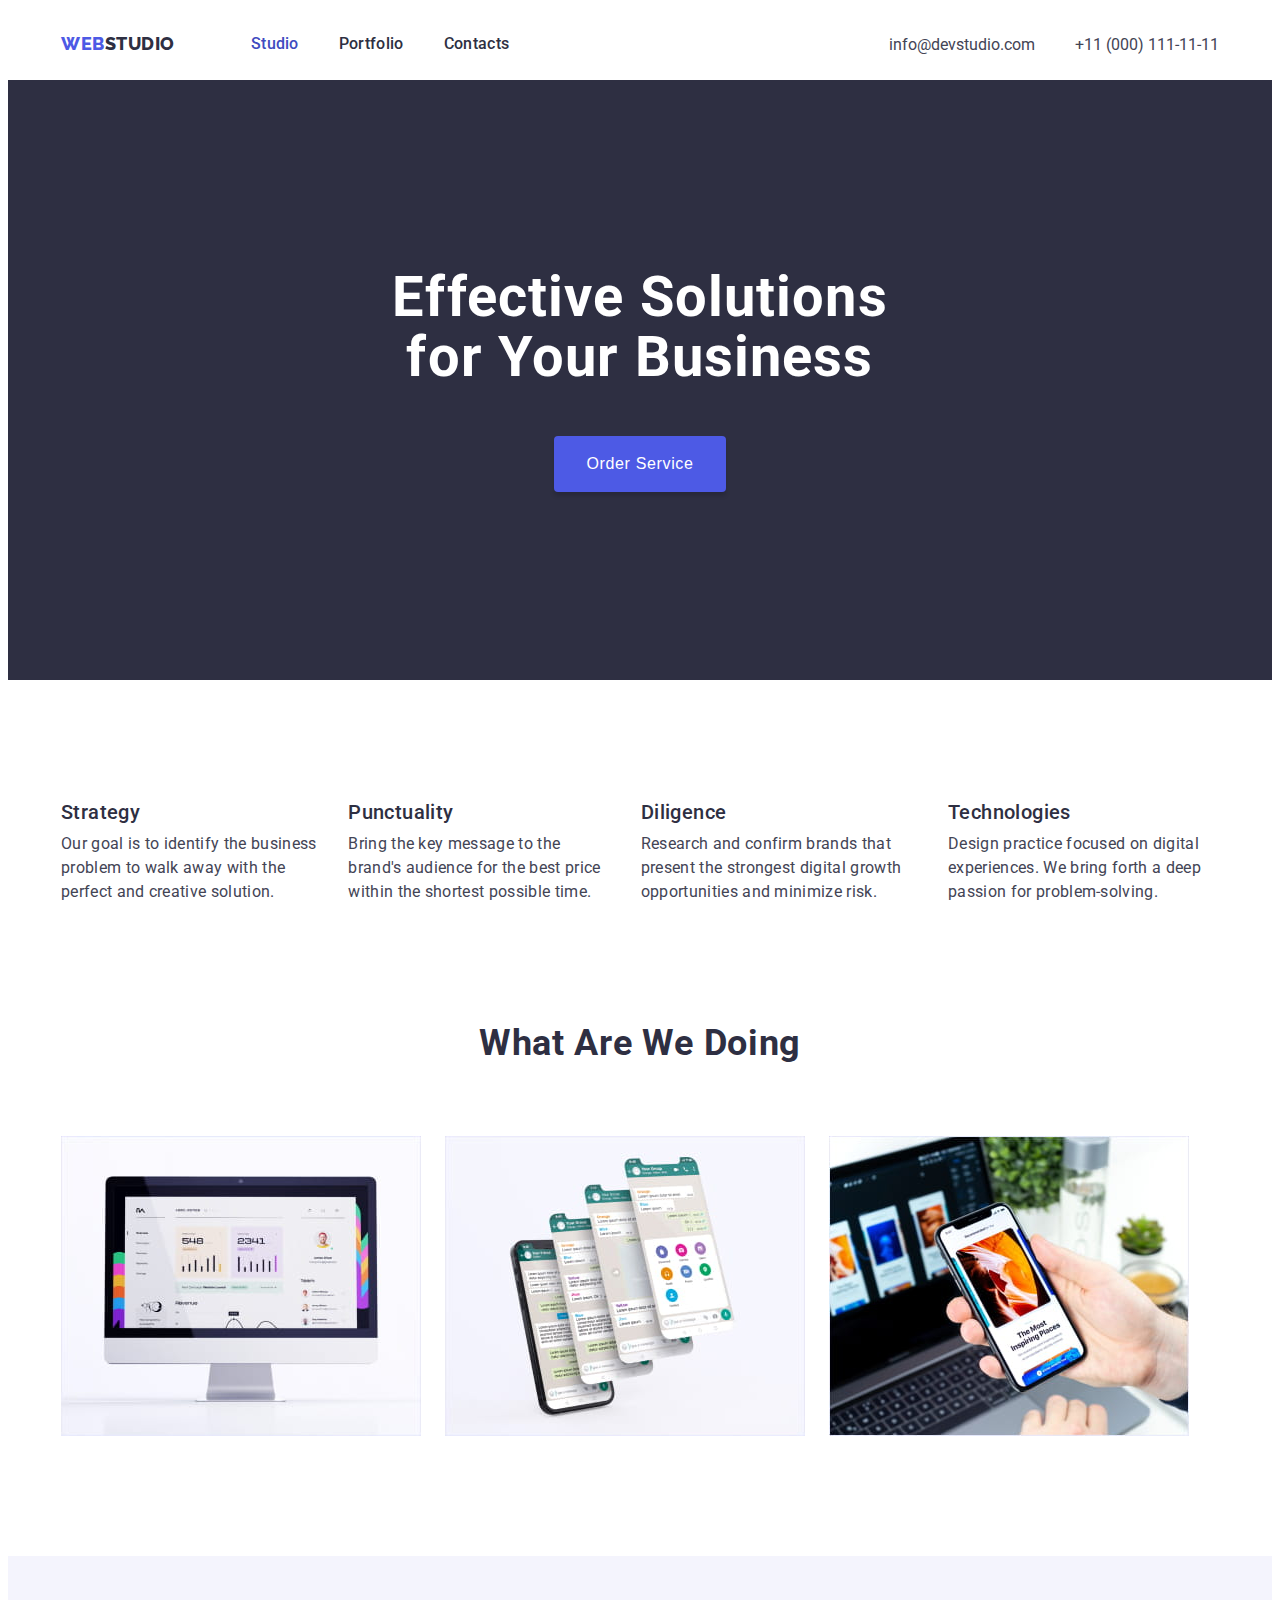
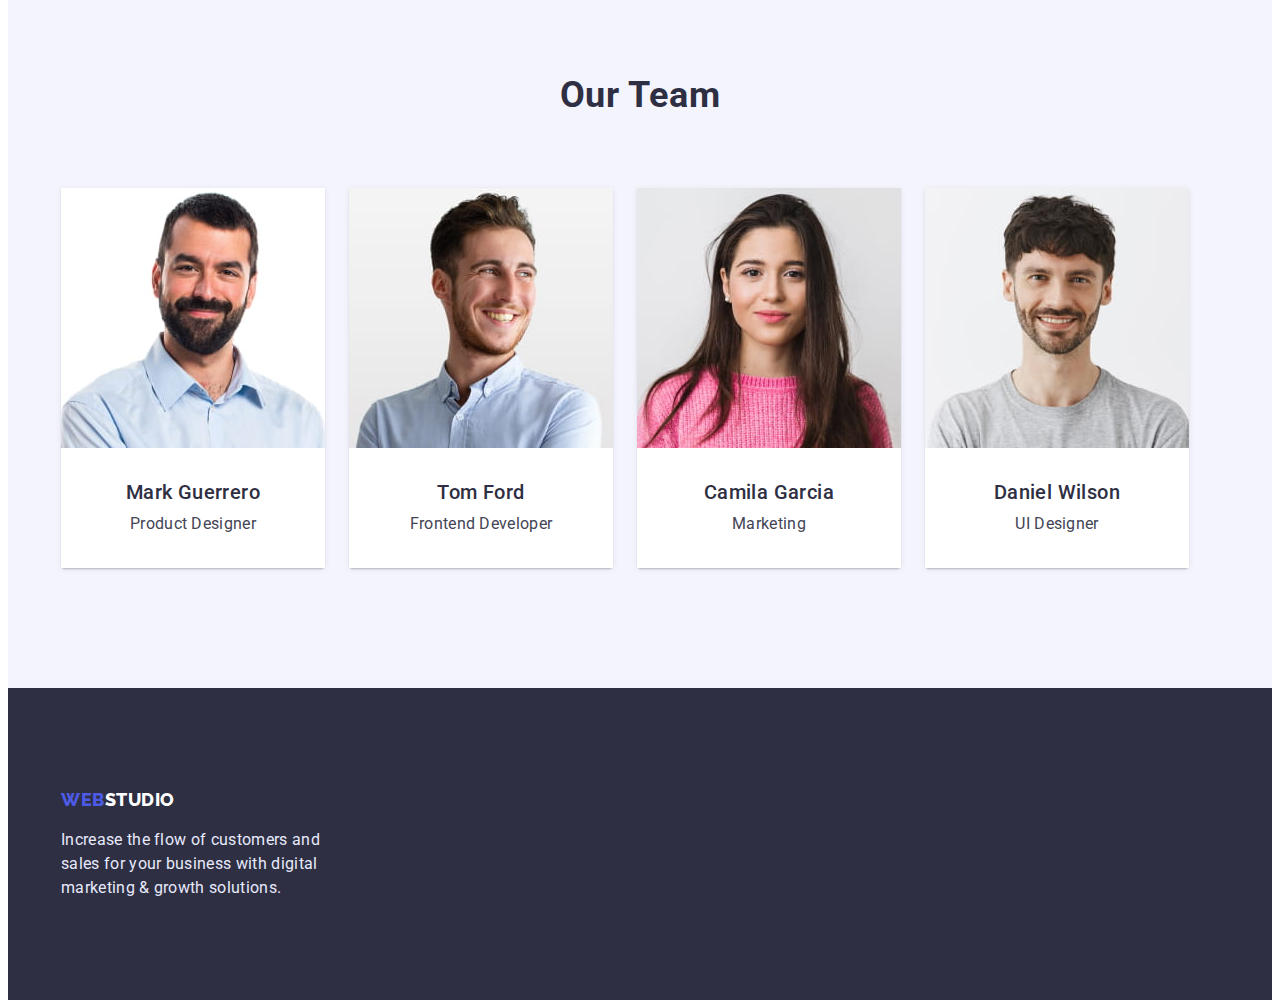
<file: index.html>
<!DOCTYPE html>
<html lang="en">
  <head>
    <meta charset="UTF-8" />
    <meta http-equiv="X-UA-Compatible" content="IE=edge" />
    <meta name="viewport" content="width=device-width, initial-scale=1.0" />
    <title>WebStudio</title>
    <link rel="preconnect" href="https://fonts.googleapis.com" />
    <link rel="preconnect" href="https://fonts.gstatic.com" crossorigin />
    <link
      href="https://fonts.googleapis.com/css2?family=Raleway:wght@800&family=Roboto:wght@400;500;700&display=swap"
      rel="stylesheet"
    />
    <link
      rel="stylesheet"
      href="https://cdnjs.cloudflare.com/ajax/libs/modern-normalize/1.1.0/modern-normalize.min.css"
      integrity="sha512-wpPYUAdjBVSE4KJnH1VR1HeZfpl1ub8YT/NKx4PuQ5NmX2tKuGu6U/JRp5y+Y8XG2tV+wKQpNHVUX03MfMFn9Q=="
      crossorigin="anonymous"
      referrerpolicy="no-referrer"
    />
    <link rel="stylesheet" href="./css/styles.css" />
  </head>
  <body>
    <!--HEADER-->
    <header class="header">
      <!--NAVIGATION-->
      <div class="container head">
        <nav class="nav-head">
          <a class="logo" href="./index.html"
            ><span class="accent">Web</span>Studio</a
          >
          <ul class="site-nav">
            <li class="nav-style">
              <a class="link current" href="./index.html">Studio</a>
            </li>
            <li class="nav-style">
              <a class="link" href="./portfolio.html">Portfolio</a>
            </li>
            <li class="nav-style"><a class="link" href="">Contacts</a></li>
          </ul>
        </nav>
        <!--CONTACTS-->
        <address class="address">
          <ul class="contacts">
            <li class="call">
              <a class="link" href="mailto:info@devstudio.com"
                >info@devstudio.com</a
              >
            </li>
            <li class="call">
              <a class="link" href="tel:+110001111111">+11 (000) 111-11-11</a>
            </li>
          </ul>
        </address>
      </div>
    </header>
    <!--MAIN SECTION-->
    <main>
      <!--HERO-->
      <section class="hero">
        <div class="container">
          <h1 class="hero-text">Effective Solutions for Your Business</h1>
          <button class="hero-button" type="button">Order Service</button>
        </div>
      </section>
      <!--OUR FEATURES-->
      <section class="section">
        <div class="container">
          <h2 class="features">Our Features</h2>
          <ul class="future-block">
            <li class="item">
              <h3 class="head-name">Strategy</h3>
              <p class="future-text">
                Our goal is to identify the business problem to walk away with
                the perfect and creative solution.
              </p>
            </li>
            <li class="item">
              <h3 class="head-name">Punctuality</h3>
              <p class="future-text">
                Bring the key message to the brand's audience for the best price
                within the shortest possible time.
              </p>
            </li>
            <li class="item">
              <h3 class="head-name">Diligence</h3>
              <p class="future-text">
                Research and confirm brands that present the strongest digital
                growth opportunities and minimize risk.
              </p>
            </li>
            <li class="item">
              <h3 class="head-name">Technologies</h3>
              <p class="future-text">
                Design practice focused on digital experiences. We bring forth a
                deep passion for problem-solving.
              </p>
            </li>
          </ul>
        </div>
      </section>
      <!--WHAT WE ARE DOING-->
      <section class="section doing">
        <div class="container">
          <h2 class="wwad">What are we doing</h2>
          <ul class="what-pict">
            <li class="item">
              <img
                src="./images/main/computer.jpg"
                width="360"
                alt="picture with PC"
              />
            </li>
            <li class="item">
              <img
                src="./images/main/phone-theme.jpg"
                width="360"
                alt="picture with photo themes"
              />
            </li>
            <li class="item">
              <img
                src="./images/main/adaptive-phone.jpg"
                width="360"
                alt="adaptive technology for smartphone"
              />
            </li>
          </ul>
        </div>
      </section>
      <!--OUR TEAM-->
      <section class="section">
        <div class="container">
          <h2 class="our-team">Our Team</h2>
          <ul class="our-teamlist">
            <li class="team-list">
              <img
                src="./images/main/mark-guerrero.jpg"
                width="264"
                alt="Mark Guerrero's photo"
              />
              <div class="our-head">
                <h3 class="head-name">Mark Guerrero</h3>
                <p class="position">Product Designer</p>
              </div>
            </li>
            <li class="team-list">
              <img
                src="./images/main/tom-ford.jpg"
                width="264"
                alt="Tom Ford's photo"
              />
              <div class="our-head">
                <h3 class="head-name">Tom Ford</h3>
                <p class="position">Frontend Developer</p>
              </div>
            </li>
            <li class="team-list">
              <img
                src="./images/main/camila-garcia.jpg"
                width="264"
                alt="Camila Garcia's photo"
              />
              <div class="our-head">
                <h3 class="head-name">Camila Garcia</h3>
                <p class="position">Marketing</p>
              </div>
            </li>
            <li class="team-list">
              <img
                src="./images/main/daniel-wilson.jpg"
                width="264"
                alt="Camila Garcia's photo"
              />
              <div class="our-head">
                <h3 class="head-name">Daniel Wilson</h3>
                <p class="position">UI Designer</p>
              </div>
            </li>
          </ul>
        </div>
      </section>

      <!--FOOTER-->
      <footer class="footer">
        <div class="container">
          <a class="logo-end" href="./index.html"
            ><span class="accent">Web</span>Studio</a
          >
          <p class="end-page">
            Increase the flow of customers and sales for your business with
            digital marketing & growth solutions.
          </p>
        </div>
      </footer>
    </main>
  </body>
</html>
</file>
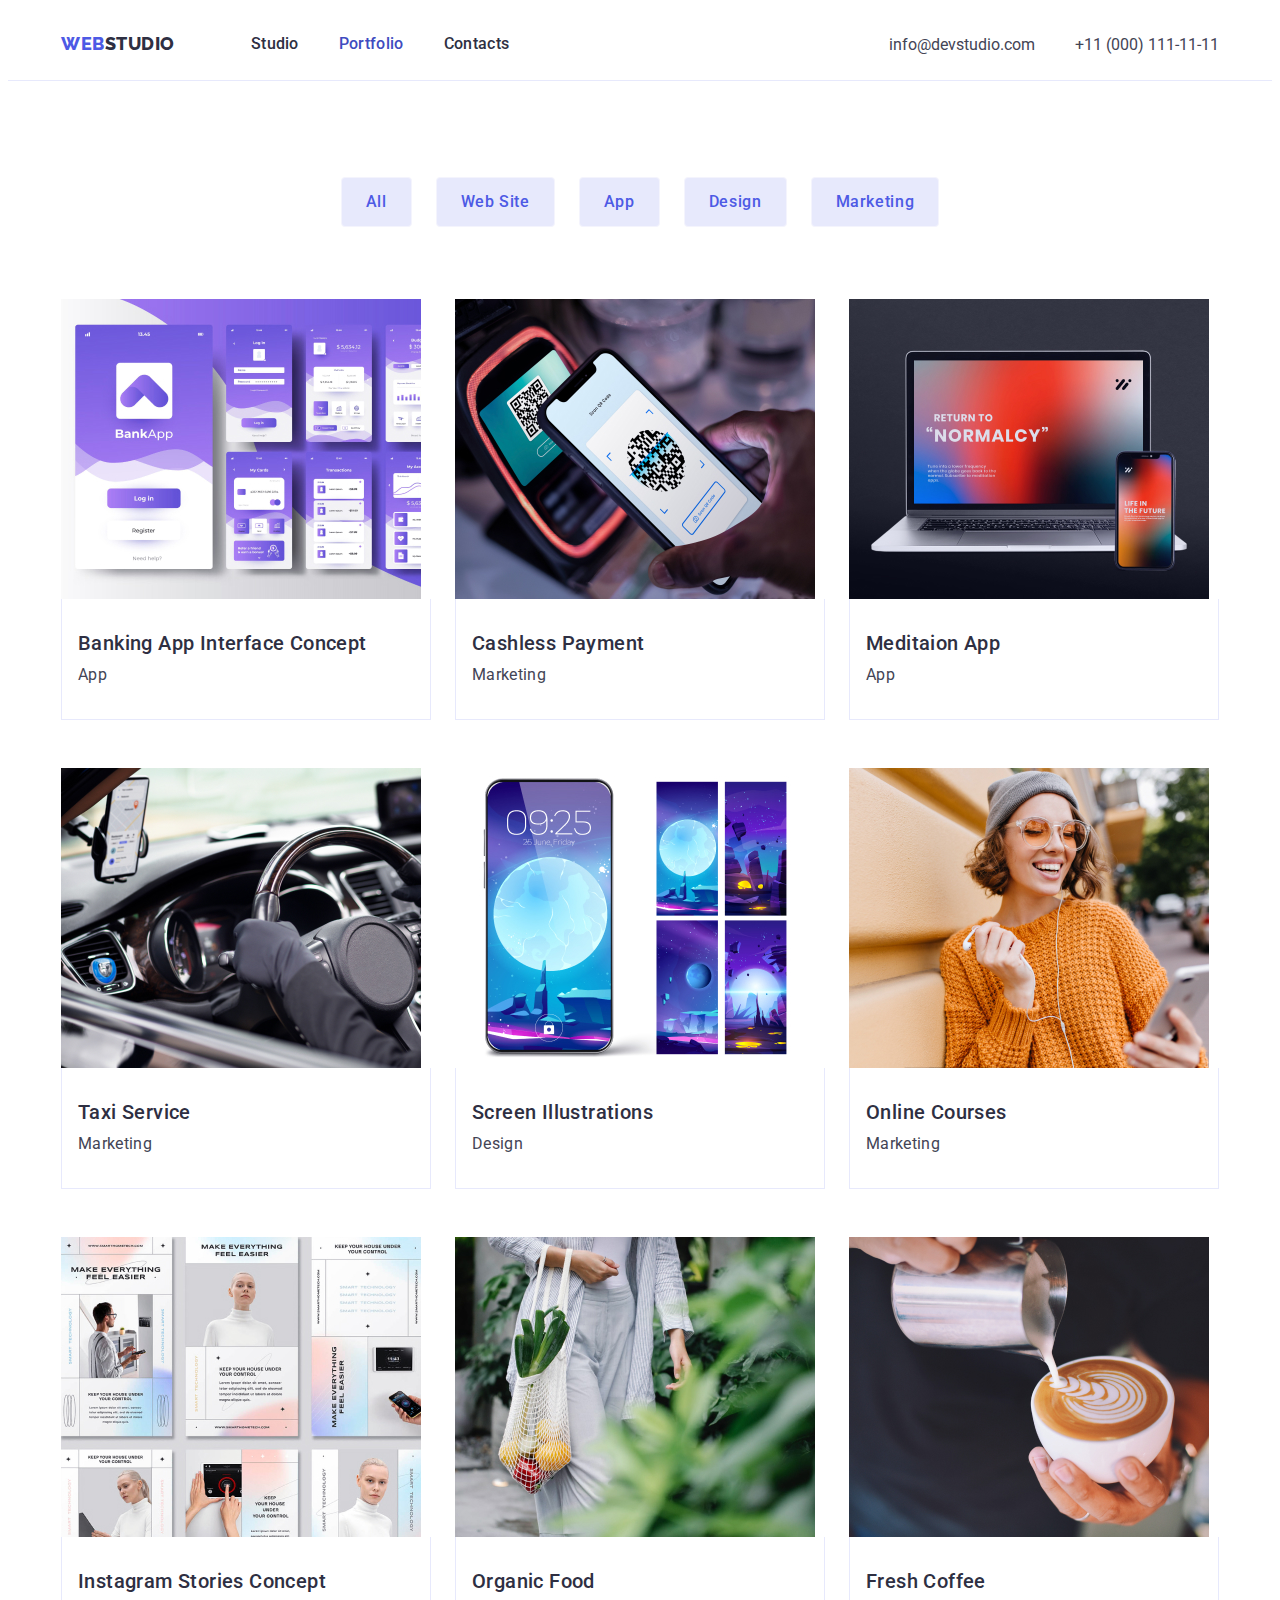
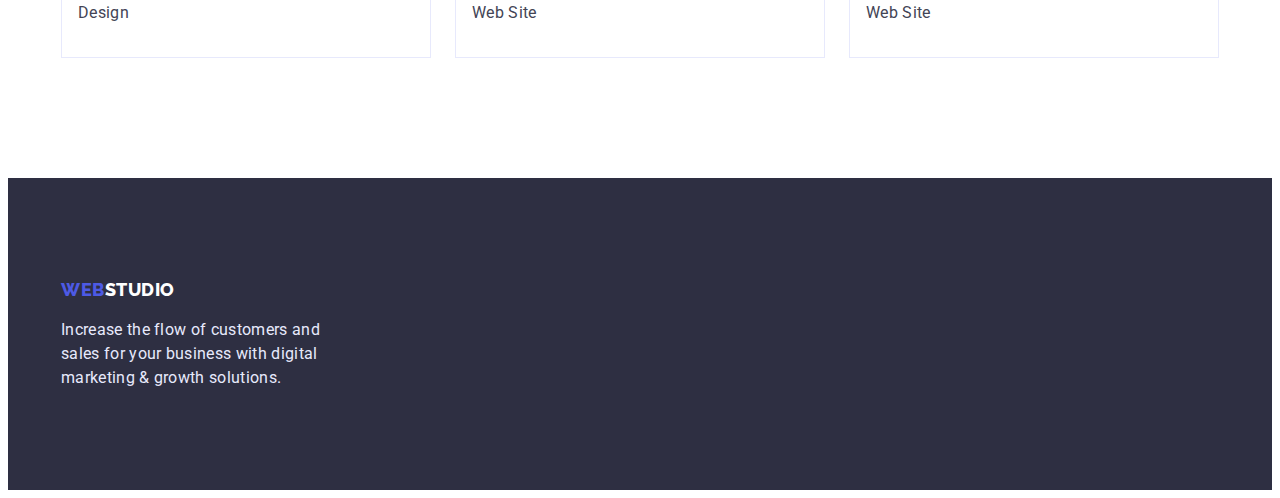
<file: portfolio.html>
<!DOCTYPE html>
<html lang="en">
  <head>
    <meta charset="UTF-8" />
    <meta http-equiv="X-UA-Compatible" content="IE=edge" />
    <meta name="viewport" content="width=device-width, initial-scale=1.0" />
    <title>Portfolio</title>
    <link rel="preconnect" href="https://fonts.googleapis.com" />
    <link rel="preconnect" href="https://fonts.gstatic.com" crossorigin />
    <link
      href="https://fonts.googleapis.com/css2?family=Raleway:wght@800&family=Roboto:wght@400;500;700&display=swap"
      rel="stylesheet"
    />
    <link
      rel="stylesheet"
      href="https://cdnjs.cloudflare.com/ajax/libs/modern-normalize/1.1.0/modern-normalize.min.css"
      integrity="sha512-wpPYUAdjBVSE4KJnH1VR1HeZfpl1ub8YT/NKx4PuQ5NmX2tKuGu6U/JRp5y+Y8XG2tV+wKQpNHVUX03MfMFn9Q=="
      crossorigin="anonymous"
      referrerpolicy="no-referrer"
    />
    <link rel="stylesheet" href="./css/styles.css" />
  </head>
  <body class="body-portfolio">
    <!--HEADER-->
    <header class="header portf">
      <!--NAVIGATION-->
      <div class="container head">
        <nav class="nav-head">
          <a class="logo" href="./index.html"
            ><span class="accent">Web</span>Studio</a
          >
          <ul class="site-nav">
            <li class="nav-style">
              <a class="link" href="./index.html">Studio</a>
            </li>
            <li class="nav-style">
              <a class="link current" href="./portfolio.html">Portfolio</a>
            </li>
            <li class="nav-style"><a class="link" href="">Contacts</a></li>
          </ul>
        </nav>
        <!--CONTACTS-->
        <address class="address">
          <ul class="contacts">
            <li class="call">
              <a class="link" href="mailto:info@devstudio.com"
                >info@devstudio.com</a
              >
            </li>
            <li class="call">
              <a class="link" href="tel:+110001111111">+11 (000) 111-11-11</a>
            </li>
          </ul>
        </address>
      </div>
    </header>
    <!--MAIN SECTION-->
    <main>
      <!--FILTERS-->
      <section class="section project">
        <!--Projects-->
        <div class="container project">
          <ul class="filter">
            <li class="buttons">
              <button class="filter-button" type="button">All</button>
            </li>
            <li class="buttons">
              <button class="filter-button" type="button">Web Site</button>
            </li>
            <li class="buttons">
              <button class="filter-button" type="button">App</button>
            </li>
            <li class="buttons">
              <button class="filter-button" type="button">Design</button>
            </li>
            <li class="buttons">
              <button class="filter-button" type="button">Marketing</button>
            </li>
          </ul>
          <ul class="projects">
            <li class="cards">
              <img
                src="./images/Portfolio/bank-app.jpg"
                width="360"
                alt="banking app"
              />
              <div class="project-head">
                <h3 class="project-name">Banking App Interface Concept</h3>
                <p class="project-text">App</p>
              </div>
            </li>
            <li class="cards">
              <img
                src="./images/Portfolio/scan-qr.jpg"
                width="360"
                alt="scaning qr code"
              />
              <div class="project-head">
                <h3 class="project-name">Cashless Payment</h3>
                <p class="project-text">Marketing</p>
              </div>
            </li>
            <li class="cards">
              <img
                src="./images/Portfolio/pc.jpg"
                width="360"
                alt="phone adaptive app"
              />
              <div class="project-head">
                <h3 class="project-name">Meditaion App</h3>
                <p class="project-text">App</p>
              </div>
            </li>
            <li class="cards">
              <img
                src="./images/Portfolio/car.jpg"
                width="360"
                alt="car drive app"
              />
              <div class="project-head">
                <h3 class="project-name">Taxi Service</h3>
                <p class="project-text">Marketing</p>
              </div>
            </li>
            <li class="cards">
              <img
                src="./images/Portfolio/phone.jpg"
                width="360"
                alt="smartphone"
              />
              <div class="project-head">
                <h3 class="project-name">Screen Illustrations</h3>
                <p class="project-text">Design</p>
              </div>
            </li>
            <li class="cards">
              <img
                src="./images/Portfolio/woman.jpg"
                width="360"
                alt="woman with vegetables"
              />
              <div class="project-head">
                <h3 class="project-name">Online Courses</h3>
                <p class="project-text">Marketing</p>
              </div>
            </li>
            <li class="cards">
              <img
                src="./images/Portfolio/app.jpg"
                width="360"
                alt="smartphone app"
              />
              <div class="project-head">
                <h3 class="project-name">Instagram Stories Concept</h3>
                <p class="project-text">Design</p>
              </div>
            </li>
            <li class="cards">
              <img
                src="./images/Portfolio/vegetables.jpg"
                width="360"
                alt="vegetables"
              />
              <div class="project-head">
                <h3 class="project-name">Organic Food</h3>
                <p class="project-text">Web Site</p>
              </div>
            </li>
            <li class="cards">
              <img
                src="./images/Portfolio/coffee.jpg"
                width="360"
                alt="coffee"
              />
              <div class="project-head">
                <h3 class="project-name">Fresh Coffee</h3>
                <p class="project-text">Web Site</p>
              </div>
            </li>
          </ul>
        </div>
      </section>
      <!--FOOTER-->
      <footer class="footer">
        <div class="container">
          <a class="logo-end" href="./index.html"
            ><span class="accent">Web</span>Studio</a
          >
          <p class="end-page">
            Increase the flow of customers and sales for your business with
            digital marketing & growth solutions.
          </p>
        </div>
      </footer>
    </main>
  </body>
</html>
</file>
<file: css/styles.css>
:root {
  --accent-color: #4d5ae5;
  --main-color: #2e2f42;
  --text-color: #434455;
  --bgc: #ffffff;
  --secondbgc: #f4f4fd;
  --secondbgcbtn: #404bbf;
  --bgcbtnfilter: #e7e9fc;;
  --hero-box-shadow: 0px 4px 4px rgba(0, 0, 0, 0.15);
  --hero-shadow-hover: 0px 1px 6px rgba(46, 47, 66, 0.08),
    0px 1px 1px rgba(46, 47, 66, 0.16),
    0px 2px 1px rgba(46, 47, 66, 0.08);
}

.accent {
  color: var(--accent-color);
}
/*--------------------- body */

h1,
h2,
h3,
h4,
h5,
h6,
p {
  padding: 0;
  margin: 0;
}

img {
  display: block;
}

.container {
  width: 1158px;
  margin-left: auto;
  margin-right: auto;
  padding: 0 15px;
}

.section {
  padding-top: 120px;
  padding-bottom: 120px;
}


.section:last-of-type {
  background-color: var(--secondbgc);
}

.section.project {
padding-top: 0;
padding-bottom: 120px;
background-color: var(--bgc);
}

a {
  text-decoration: none;
}

ul {
  list-style: none;
  margin: 0;
  padding: 0;
}

body {
  font-family: roboto, sans-serif;
  font-size: 16px;
  color: var(--text-color);
  background-color: var(--bgc);
}
/*--------------------- head */

.header.portf {
  border-bottom: 1px solid var(--bgcbtnfilter);
}

.container.head,
.nav-head {
  align-items: center;
}

.link.current {
color: var(--secondbgcbtn);
  
}

/*--------------------- logo */

.logo {
  font-family: 'Raleway', sans-serif;
  font-weight: 800;
  font-size: 18px;
  line-height: 1.33;
  letter-spacing: 0.03em;
  text-transform: uppercase;
  margin-right: 76px;
  color: var(--main-color);
}

/*--------------------- navigation */

.nav-style {
  font-weight: 500;
  font-size: 16px;
  line-height: 1.5;
  letter-spacing: 0.02em;
}

.nav-style + .nav-style {
  margin-left: 40px;
}
.link:hover,
.link:focus,
.link:active {
  color: var(--secondbgcbtn);

}
.link {
  display: block;
  padding-top: 24px;
  padding-bottom: 24px;
  color: var(--main-color);
}

/*--------------------- address */

.contacts,
.nav-head,
.site-nav,
.container.head {
  display: flex;
}

.contacts a {
  text-decoration: none;
  color: var(--text-color);
  font-style: normal;
}

.address {
  display: flex;
  margin-left: auto;
}

.call + .call {
  margin-left: 40px;
}

/*--------------------- Main */

.hero-text {
  font-weight: 700;
  font-size: 56px;
  line-height: 1.07;
  letter-spacing: 0.02em;
  color: var(--bgc);
  margin-bottom: 48px;
  width: 500px;
  margin-left: auto;
  margin-right: auto;
} 

.hero {
  background-color: var(--main-color);
  padding: 188px 0;
  text-align: center; 
}

.hero-button {
  font-weight: 500;
  font-size: 16px;
  line-height: 1.5;
  letter-spacing: 0.04em;
  padding: 16px 32px;

  cursor: pointer;
  color: var(--bgc);
  background-color: var(--accent-color);
  box-shadow: var(--hero-box-shadow);
  border-radius: 4px;
  border: none;
}


.hero-button:hover,
.hero-button:focus,
.hero-button:active {
  background-color: var(--secondbgcbtn);
  box-shadow: var(--hero-shadow-hover);
}

/* --------------------- Features */
.features {
 display: none;
}

.future-block {
  display: flex;
}

.future-block .item {
flex-basis: calc((100% -24*3)/4);
}

.future-block .head-name {
  margin-bottom: 8px;
  font-weight: 500;
  font-size: 20px;
  line-height: 1.2;
  letter-spacing: 0.02em;
}

.future-text {
  line-height: 1.5;
  letter-spacing: 0.02em;
}

.head-name,
.project-name {
  font-weight: 500;
  font-size: 20px;
  line-height: 1.2;
  letter-spacing: 0.02em;
  color: var(--main-color);
}

/*--------------------- What we are doing */

.section.doing {
  padding-top: 0;
}


.what-pict {
  display: flex;
}

.item + .item {
  margin-left: 24px;
}

.features,
.wwad,
.our-team {
  font-size: 36px;
  line-height: 1.11;
  text-align: center;
  letter-spacing: 0.02em;
  text-transform: capitalize;
  color: var(--main-color);
  margin-bottom: 72px;
}
/*--------------------- Our team */

.our-teamlist {
  display: flex;
}

.team-list {
  box-shadow: var(--hero-shadow-hover);
  border-radius: 0px 0px 4px 4px;
}

.team-list + .team-list {
  margin-left: 24px;
}

.team-list .head-name {
  text-align: center;
  font-weight: 500;
  font-size: 20px;
  line-height: 1.2;
  letter-spacing: 0.02em;
}
    
.our-head {
  padding-top: 32px;
  padding-bottom: 32px;
  background-color: var(--bgc);
}

.our-head .head-name {
  margin-bottom: 8px;
}

.team-list .position {
  text-align: center;
  line-height: 1.5;
  letter-spacing: 0.02em;
}

/*--------------------- Footer */

.footer {
  padding: 100px 0;
  background-color: var(--main-color);
}

.end-page {
  color: var(--bgcbtnfilter);
  max-width: 264px;
  line-height: 1.5;
  letter-spacing: 0.02em;
  margin-top: 16px;
}

.logo-end {
  font-family: 'Raleway', sans-serif;
  font-weight: 800;
  font-size: 18px;
  line-height: 1.33;
  letter-spacing: 0.03em;
  text-transform: uppercase;
  color: var(--bgc)
}

/*--------------------- Portfolio */

/*--------------------- Filter */

.filter-button {
  font-family: 'Roboto';
  font-weight: 500;
  font-size: 16px;
  line-height: 1.5;
  letter-spacing: 0.04em;
  color: var(--accent-color);
  background-color: var(--bgcbtnfilter);
  border: 1px solid var(--secondbgc);
  border-radius: 4px;
  padding: 12px 24px;
}

.filter-button:hover {
  color: var(--bgc);
  background-color: var(--secondbgcbtn);
  cursor: pointer;
  transition: 1s;
}

.buttons + .buttons {
  margin-left: 24px;
}

.filter {
  display: flex;
  justify-content: center;
}

/*--------------------- Main */
.container.project {
  padding-top: 96px;
}
.projects {
  display: flex;
  flex-wrap: wrap;
  margin-top: 72px;
  gap: 48px 24px  ;
}

.cards {
  flex-basis: calc((100% - 2 * 24px) / 3);
}

.project-head {
padding-left: 16px;
padding-top: 32px;
padding-bottom: 32px;
border-left: 1px solid var(--bgcbtnfilter);
border-right: 1px solid var(--bgcbtnfilter);
border-bottom: 1px solid var(--bgcbtnfilter);
}


.project-text {
  line-height: 1.5;
  letter-spacing: 0.02em;
  margin-top: 8px;
}
</file>
